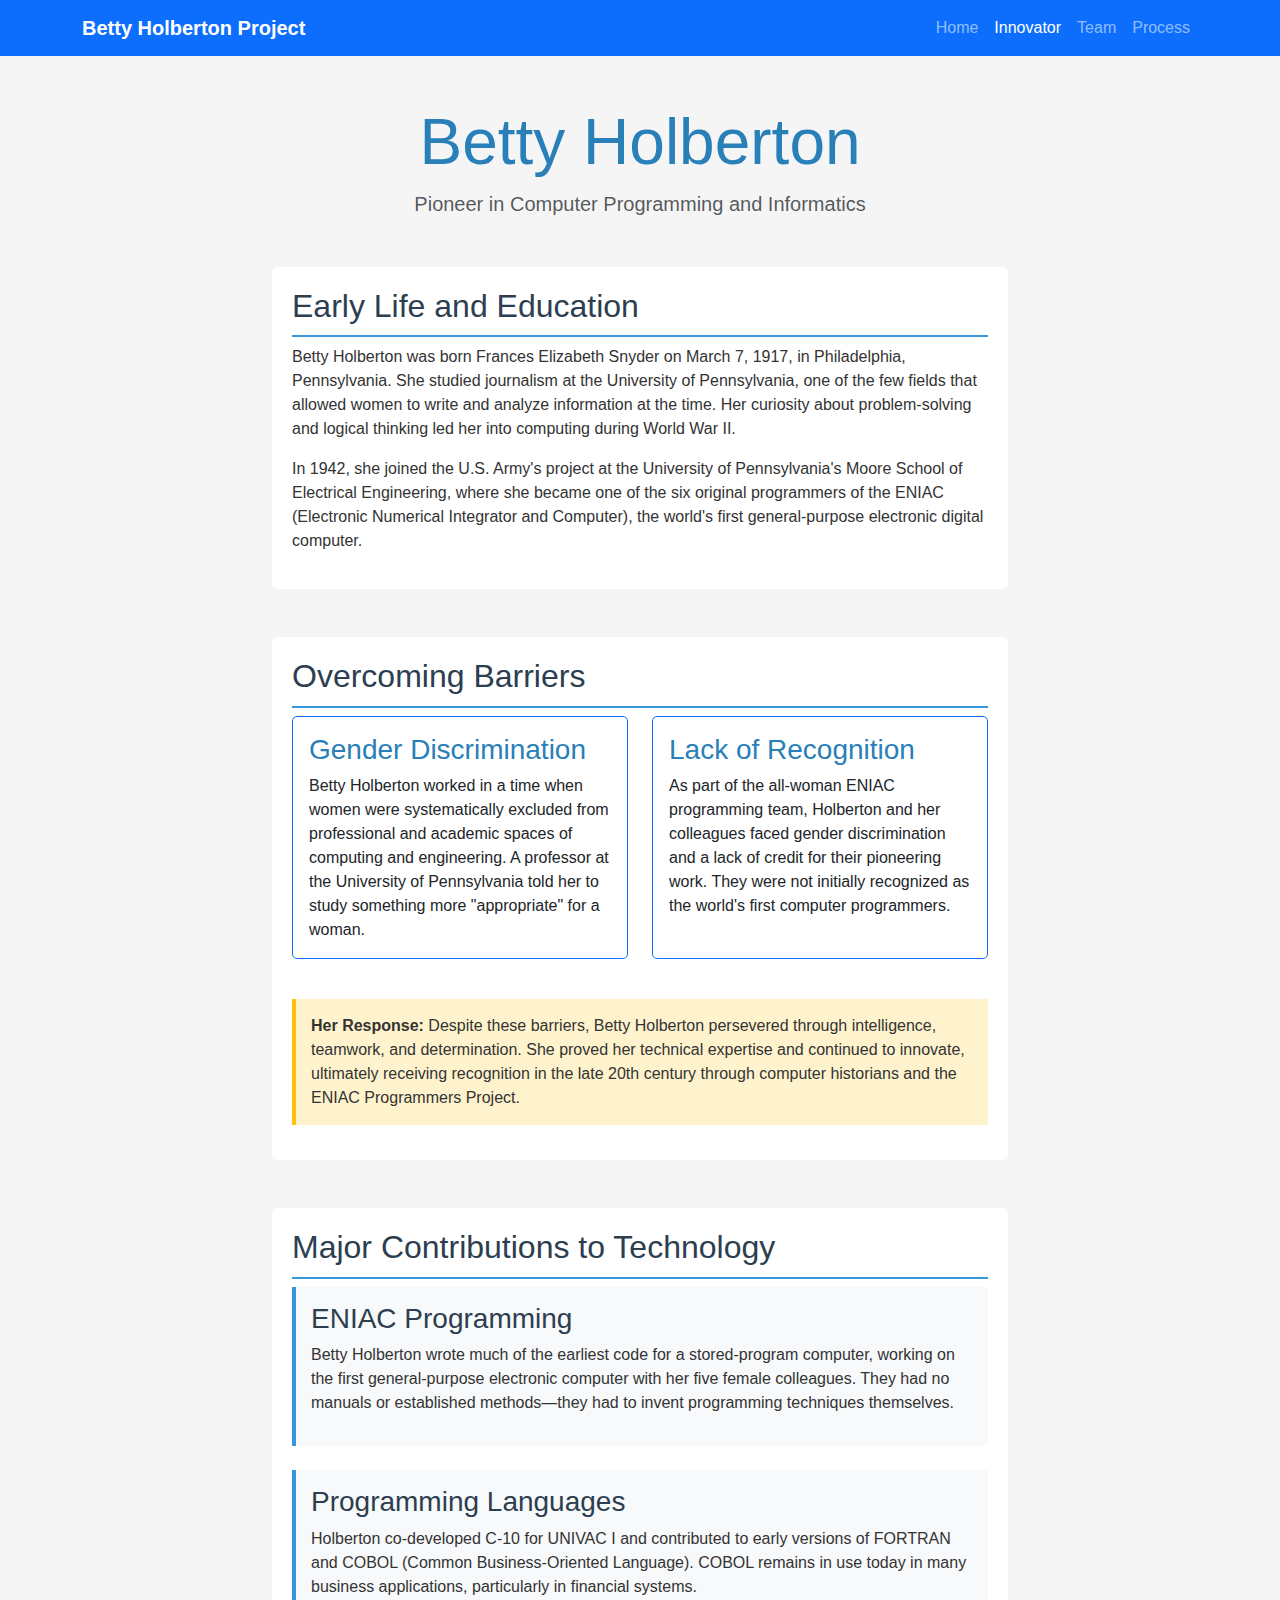
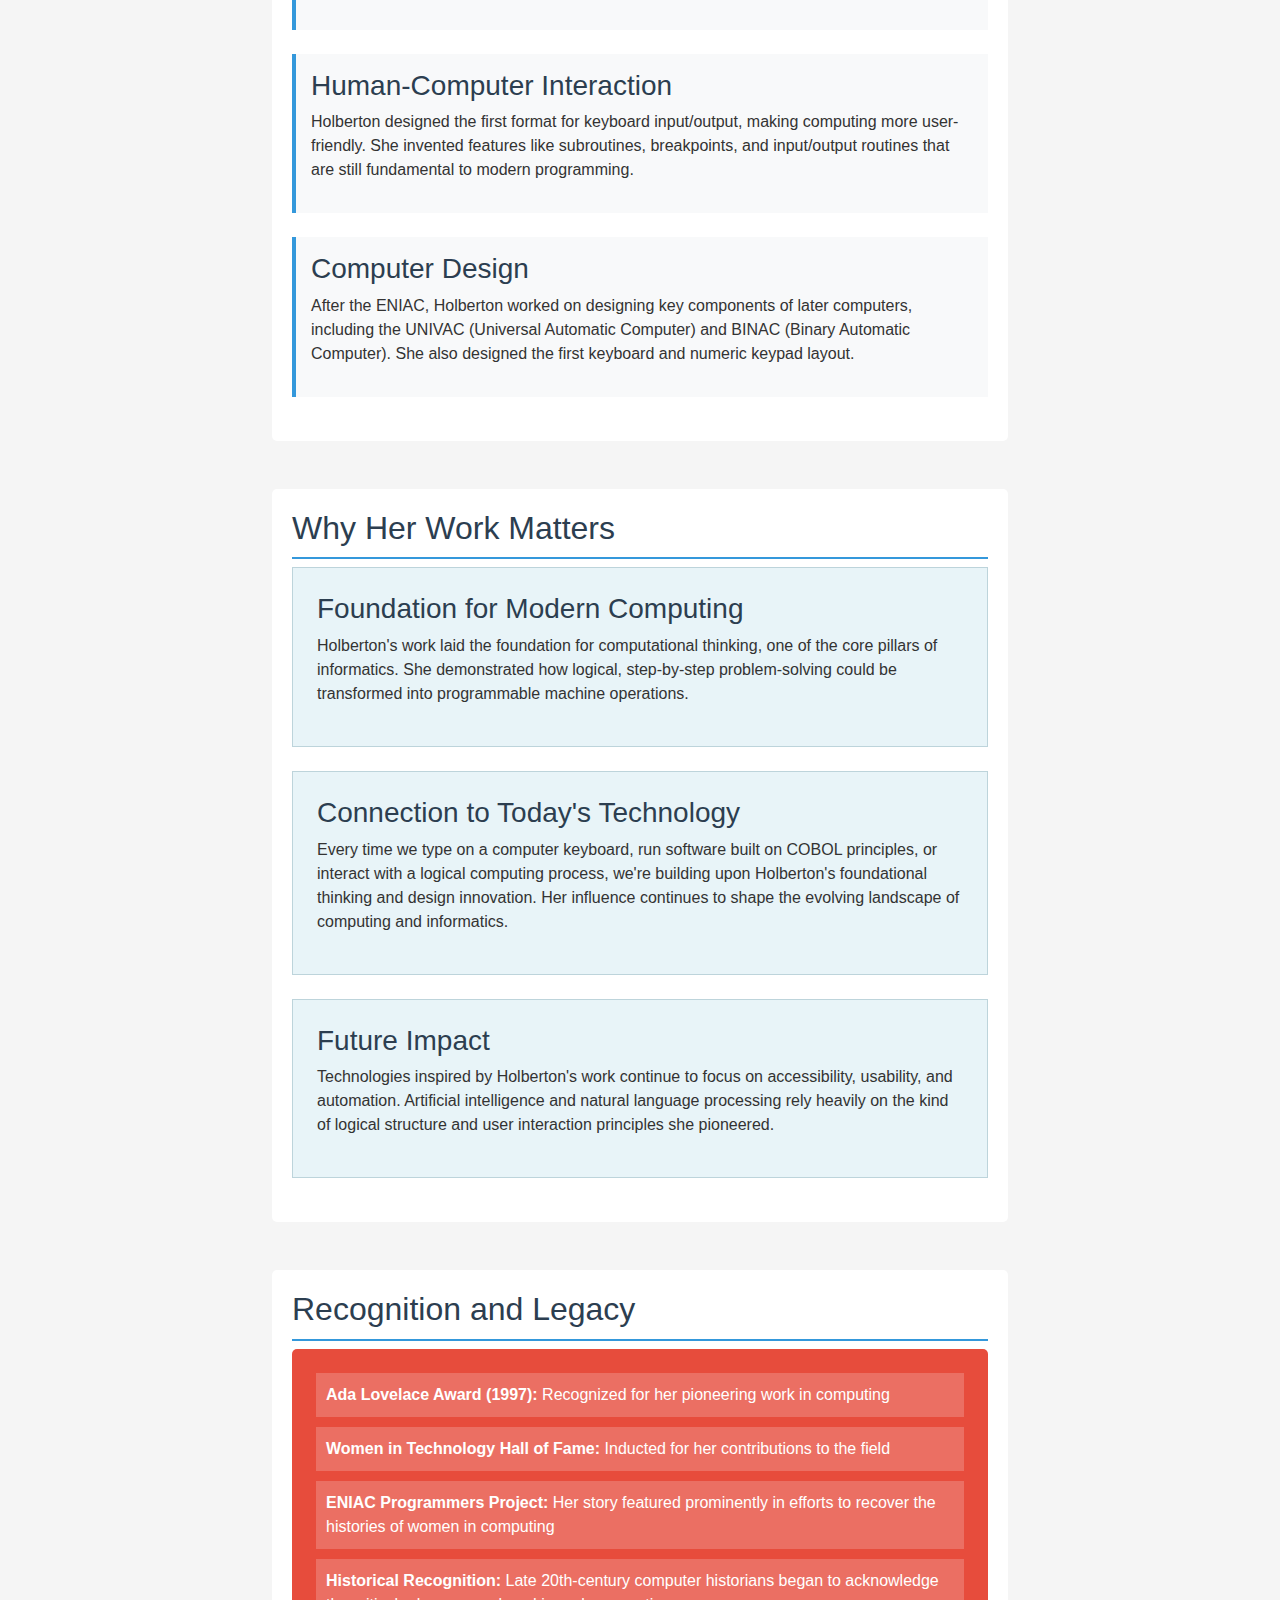
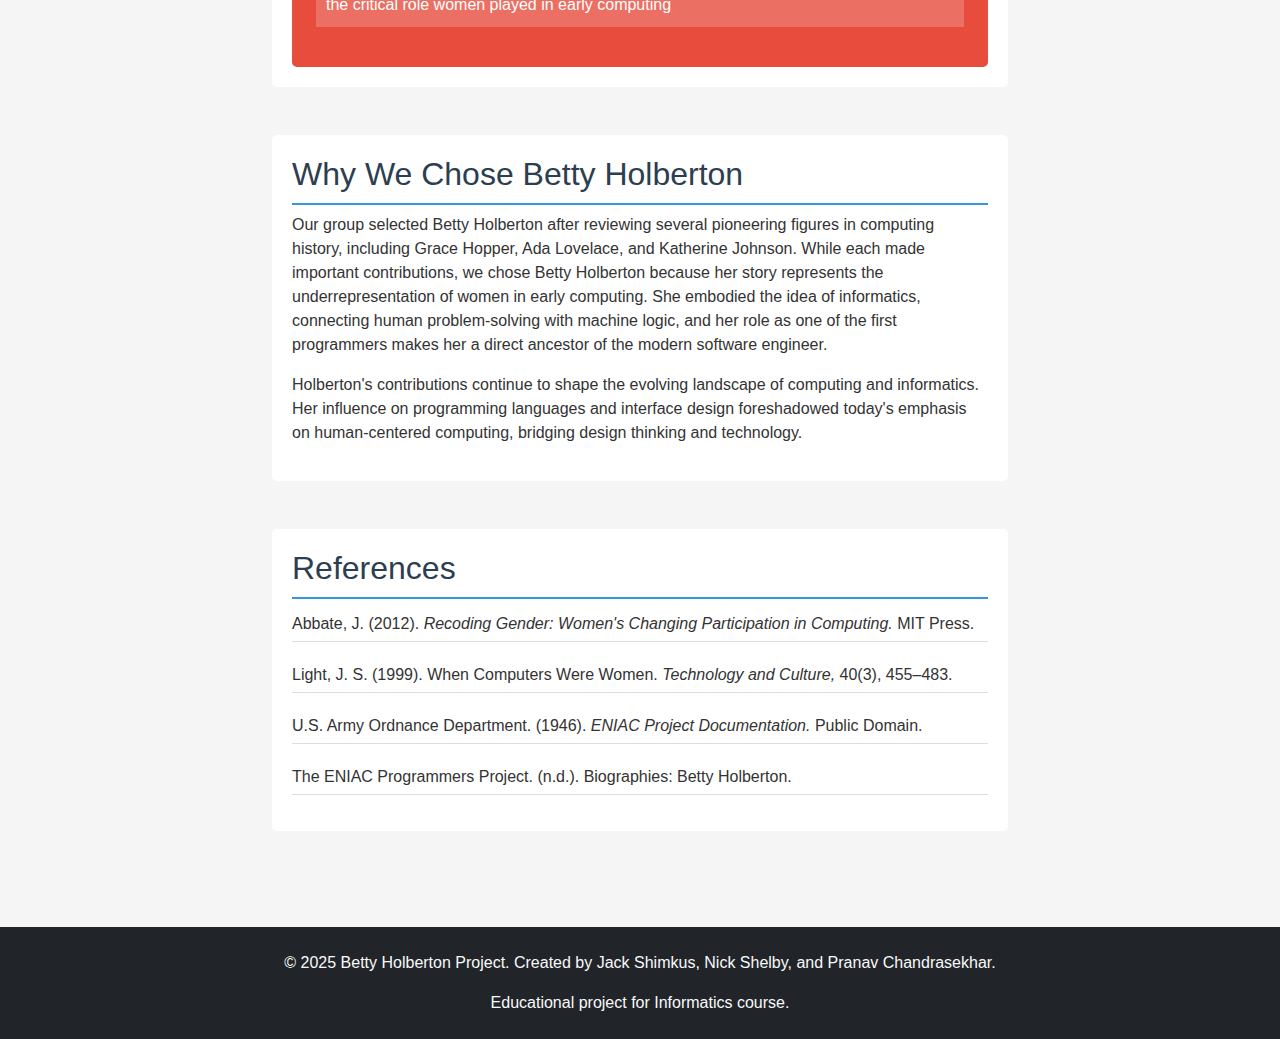
<file: innovator.html>
<!DOCTYPE html>
<html lang="en">
<head>
    <meta charset="UTF-8">
    <meta name="viewport" content="width=device-width, initial-scale=1.0">
    <title>Betty Holberton - The Innovator</title>
    <link href="https://cdn.jsdelivr.net/npm/bootstrap@5.3.0/dist/css/bootstrap.min.css" rel="stylesheet">
    <link rel="stylesheet" href="project.css">
</head>
<body>
    <nav class="navbar navbar-expand-lg navbar-dark bg-primary">
        <div class="container">
            <a class="navbar-brand" href="index.html">Betty Holberton Project</a>
            <button class="navbar-toggler" type="button" data-bs-toggle="collapse" data-bs-target="#navbarNav">
                <span class="navbar-toggler-icon"></span>
            </button>
            <div class="collapse navbar-collapse" id="navbarNav">
                <ul class="navbar-nav ms-auto">
                    <li class="nav-item">
                        <a class="nav-link" href="index.html">Home</a>
                    </li>
                    <li class="nav-item">
                        <a class="nav-link active" href="innovator.html">Innovator</a>
                    </li>
                    <li class="nav-item">
                        <a class="nav-link" href="team.html">Team</a>
                    </li>
                    <li class="nav-item">
                        <a class="nav-link" href="process.html">Process</a>
                    </li>
                </ul>
            </div>
        </div>
    </nav>

    <div class="container my-5">
        <div class="row">
            <div class="col-lg-12">
                <header class="text-center mb-5">
                    <h1 class="display-3">Betty Holberton</h1>
                    <p class="lead text-muted">Pioneer in Computer Programming and Informatics</p>
                </header>
            </div>
        </div>

        <div class="row">
            <div class="col-lg-8 mx-auto">
                <div class="content-section mb-5">
                    <h2>Early Life and Education</h2>
                    <p>
                        Betty Holberton was born Frances Elizabeth Snyder on March 7, 1917, in Philadelphia, Pennsylvania. 
                        She studied journalism at the University of Pennsylvania, one of the few fields that allowed women 
                        to write and analyze information at the time. Her curiosity about problem-solving and logical thinking 
                        led her into computing during World War II.
                    </p>
                    <p>
                        In 1942, she joined the U.S. Army's project at the University of Pennsylvania's Moore School of 
                        Electrical Engineering, where she became one of the six original programmers of the ENIAC (Electronic 
                        Numerical Integrator and Computer), the world's first general-purpose electronic digital computer.
                    </p>
                </div>

                <div class="content-section mb-5">
                    <h2>Overcoming Barriers</h2>
                    <div class="row">
                        <div class="col-md-6 mb-3">
                            <div class="card h-100 border-primary">
                                <div class="card-body">
                                    <h3 class="card-title">Gender Discrimination</h3>
                                    <p class="card-text">
                                        Betty Holberton worked in a time when women were systematically excluded from 
                                        professional and academic spaces of computing and engineering. A professor at the 
                                        University of Pennsylvania told her to study something more "appropriate" for a woman.
                                    </p>
                                </div>
                            </div>
                        </div>
                        <div class="col-md-6 mb-3">
                            <div class="card h-100 border-primary">
                                <div class="card-body">
                                    <h3 class="card-title">Lack of Recognition</h3>
                                    <p class="card-text">
                                        As part of the all-woman ENIAC programming team, Holberton and her colleagues faced 
                                        gender discrimination and a lack of credit for their pioneering work. They were not 
                                        initially recognized as the world's first computer programmers.
                                    </p>
                                </div>
                            </div>
                        </div>
                    </div>
                    <div class="callout-box mt-4">
                        <p class="mb-0">
                            <strong>Her Response:</strong> Despite these barriers, Betty Holberton persevered through intelligence, 
                            teamwork, and determination. She proved her technical expertise and continued to innovate, ultimately 
                            receiving recognition in the late 20th century through computer historians and the ENIAC Programmers Project.
                        </p>
                    </div>
                </div>

                <div class="content-section mb-5">
                    <h2>Major Contributions to Technology</h2>
                    
                    <div class="contribution-card mb-4">
                        <h3>ENIAC Programming</h3>
                        <p>
                            Betty Holberton wrote much of the earliest code for a stored-program computer, working on the 
                            first general-purpose electronic computer with her five female colleagues. They had no manuals or 
                            established methods—they had to invent programming techniques themselves.
                        </p>
                    </div>

                    <div class="contribution-card mb-4">
                        <h3>Programming Languages</h3>
                        <p>
                            Holberton co-developed C-10 for UNIVAC I and contributed to early versions of FORTRAN and COBOL 
                            (Common Business-Oriented Language). COBOL remains in use today in many business applications, 
                            particularly in financial systems.
                        </p>
                    </div>

                    <div class="contribution-card mb-4">
                        <h3>Human-Computer Interaction</h3>
                        <p>
                            Holberton designed the first format for keyboard input/output, making computing more user-friendly. 
                            She invented features like subroutines, breakpoints, and input/output routines that are still 
                            fundamental to modern programming.
                        </p>
                    </div>

                    <div class="contribution-card mb-4">
                        <h3>Computer Design</h3>
                        <p>
                            After the ENIAC, Holberton worked on designing key components of later computers, including the 
                            UNIVAC (Universal Automatic Computer) and BINAC (Binary Automatic Computer). She also designed 
                            the first keyboard and numeric keypad layout.
                        </p>
                    </div>
                </div>

                <div class="content-section mb-5">
                    <h2>Why Her Work Matters</h2>
                    <div class="row">
                        <div class="col-md-12">
                            <div class="impact-box p-4 mb-4">
                                <h3>Foundation for Modern Computing</h3>
                                <p>
                                    Holberton's work laid the foundation for computational thinking, one of the core pillars 
                                    of informatics. She demonstrated how logical, step-by-step problem-solving could be 
                                    transformed into programmable machine operations.
                                </p>
                            </div>
                        </div>
                        <div class="col-md-12">
                            <div class="impact-box p-4 mb-4">
                                <h3>Connection to Today's Technology</h3>
                                <p>
                                    Every time we type on a computer keyboard, run software built on COBOL principles, or 
                                    interact with a logical computing process, we're building upon Holberton's foundational 
                                    thinking and design innovation. Her influence continues to shape the evolving landscape 
                                    of computing and informatics.
                                </p>
                            </div>
                        </div>
                        <div class="col-md-12">
                            <div class="impact-box p-4 mb-4">
                                <h3>Future Impact</h3>
                                <p>
                                    Technologies inspired by Holberton's work continue to focus on accessibility, usability, 
                                    and automation. Artificial intelligence and natural language processing rely heavily on 
                                    the kind of logical structure and user interaction principles she pioneered.
                                </p>
                            </div>
                        </div>
                    </div>
                </div>

                <div class="content-section mb-5">
                    <h2>Recognition and Legacy</h2>
                    <div class="recognition-box p-4">
                        <ul class="recognition-list">
                            <li>
                                <strong>Ada Lovelace Award (1997):</strong> Recognized for her pioneering work in computing
                            </li>
                            <li>
                                <strong>Women in Technology Hall of Fame:</strong> Inducted for her contributions to the field
                            </li>
                            <li>
                                <strong>ENIAC Programmers Project:</strong> Her story featured prominently in efforts to 
                                recover the histories of women in computing
                            </li>
                            <li>
                                <strong>Historical Recognition:</strong> Late 20th-century computer historians began to 
                                acknowledge the critical role women played in early computing
                            </li>
                        </ul>
                    </div>
                </div>

                <div class="content-section mb-5">
                    <h2>Why We Chose Betty Holberton</h2>
                    <p>
                        Our group selected Betty Holberton after reviewing several pioneering figures in computing history, 
                        including Grace Hopper, Ada Lovelace, and Katherine Johnson. While each made important contributions, 
                        we chose Betty Holberton because her story represents the underrepresentation of women in early computing. 
                        She embodied the idea of informatics, connecting human problem-solving with machine logic, and her role 
                        as one of the first programmers makes her a direct ancestor of the modern software engineer.
                    </p>
                    <p>
                        Holberton's contributions continue to shape the evolving landscape of computing and informatics. Her 
                        influence on programming languages and interface design foreshadowed today's emphasis on human-centered 
                        computing, bridging design thinking and technology.
                    </p>
                </div>

                <div class="content-section mb-5">
                    <h2>References</h2>
                    <div class="references-list">
                        <p>Abbate, J. (2012). <em>Recoding Gender: Women's Changing Participation in Computing.</em> MIT Press.</p>
                        <p>Light, J. S. (1999). When Computers Were Women. <em>Technology and Culture,</em> 40(3), 455–483.</p>
                        <p>U.S. Army Ordnance Department. (1946). <em>ENIAC Project Documentation.</em> Public Domain.</p>
                        <p>The ENIAC Programmers Project. (n.d.). Biographies: Betty Holberton.</p>
                    </div>
                </div>
            </div>
        </div>
    </div>

    <footer class="bg-dark text-light py-4 mt-5">
        <div class="container text-center">
            <p>&copy; 2025 Betty Holberton Project. Created by Jack Shimkus, Nick Shelby, and Pranav Chandrasekhar.</p>
            <p class="mb-0">Educational project for Informatics course.</p>
        </div>
    </footer>

    <script src="https://cdn.jsdelivr.net/npm/bootstrap@5.3.0/dist/js/bootstrap.bundle.min.js"></script>
</body>
</html>
</file>
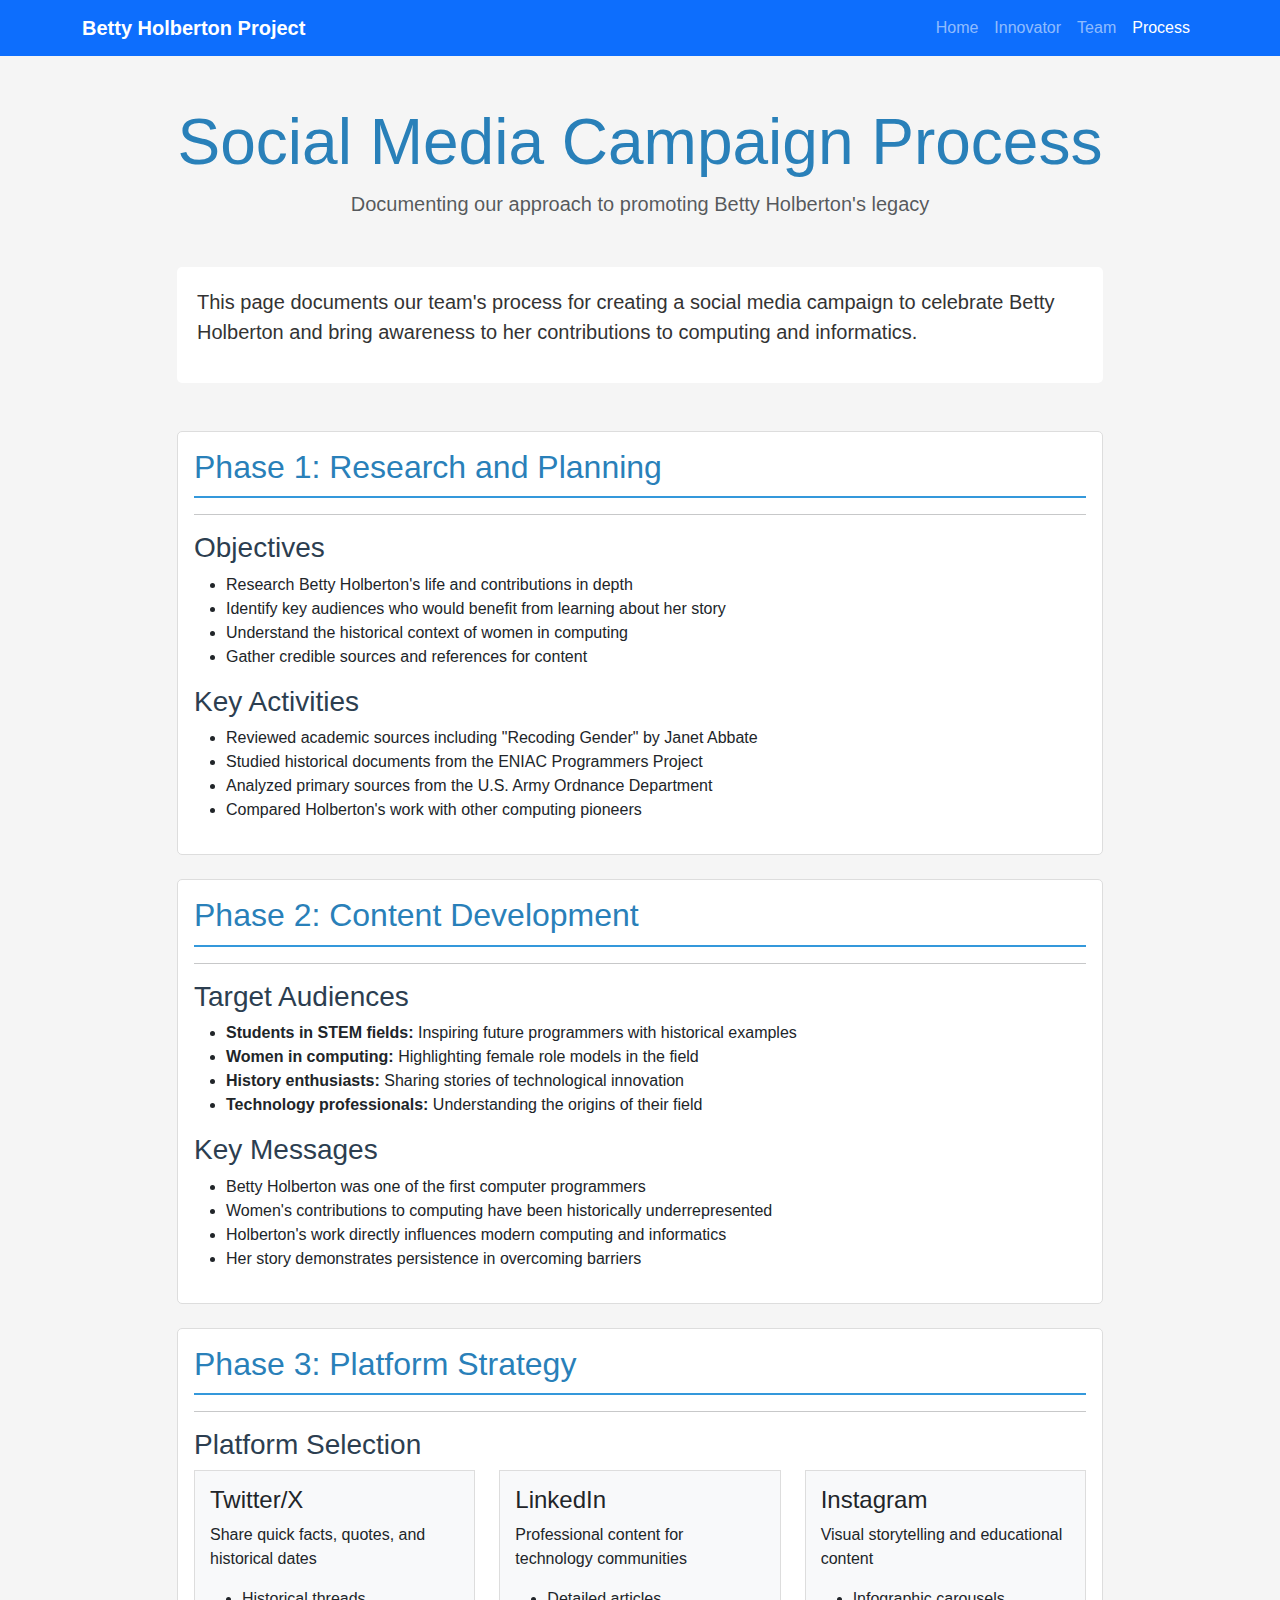
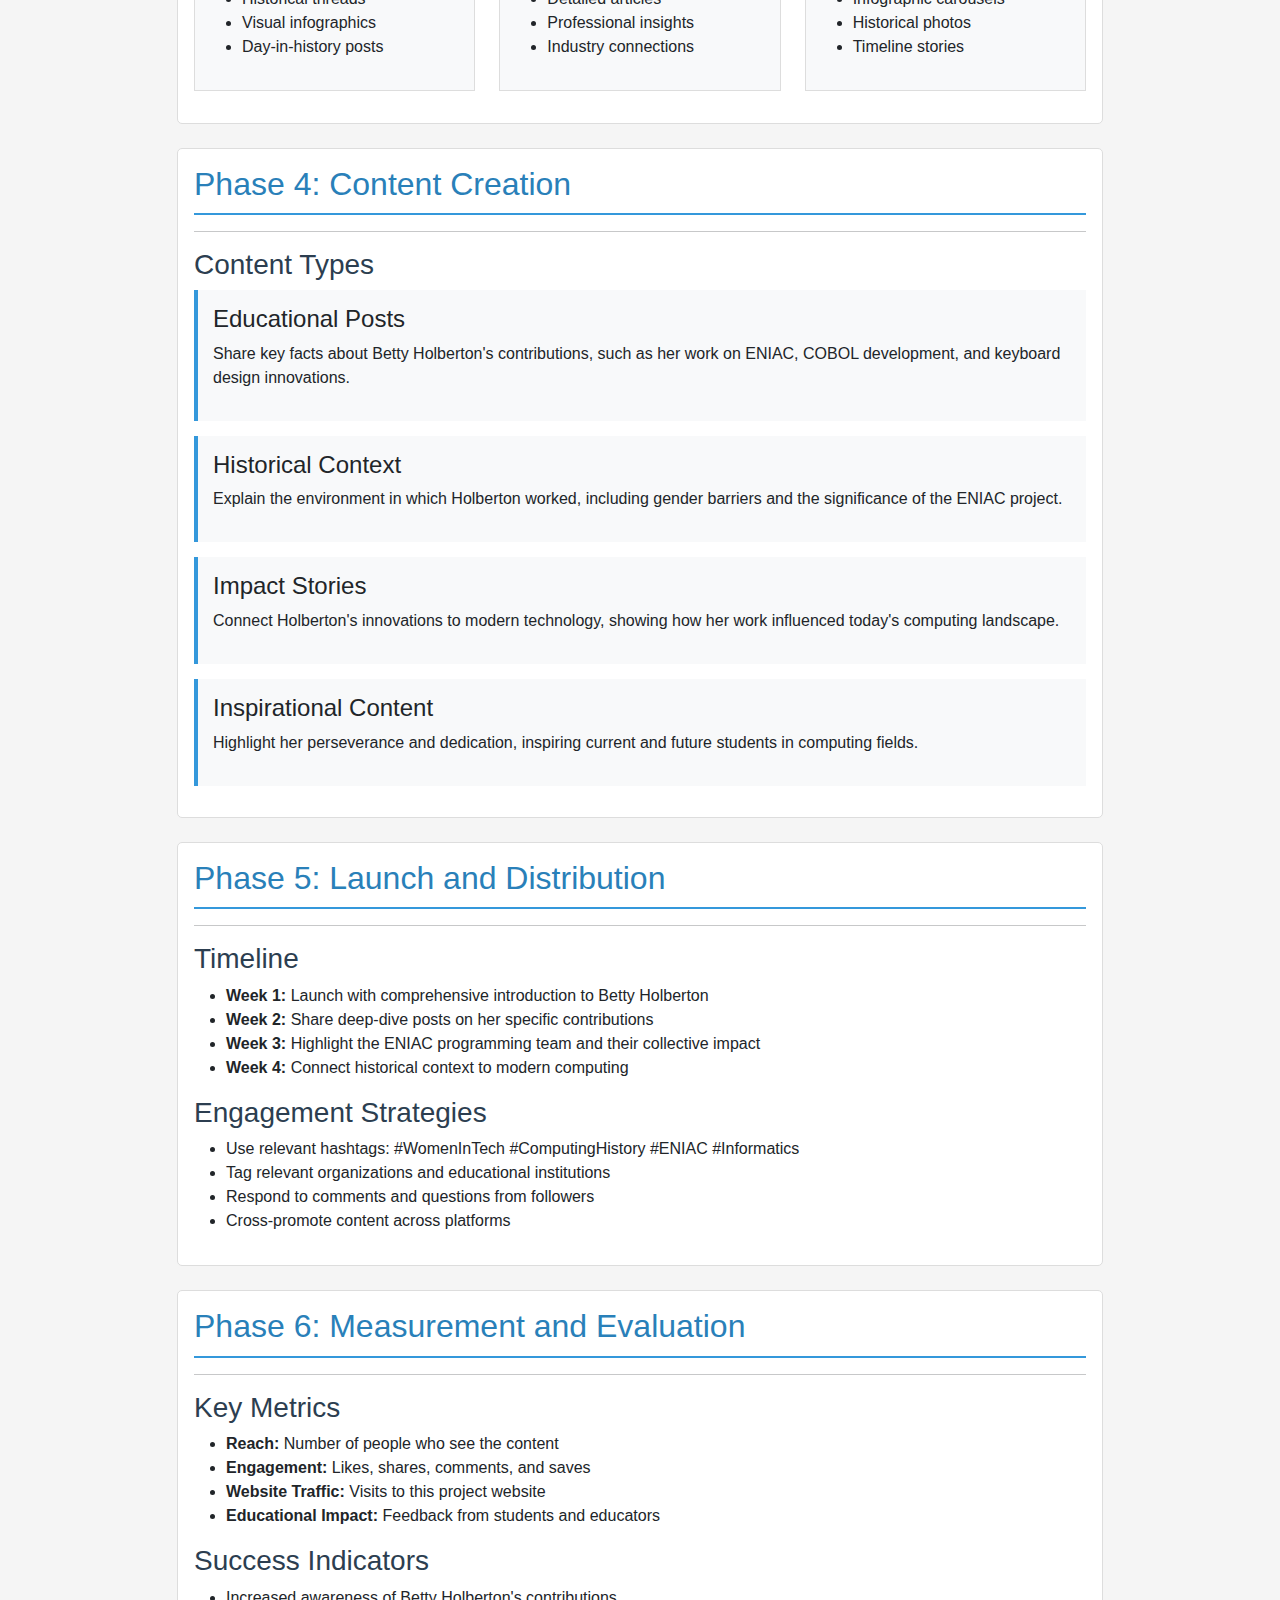
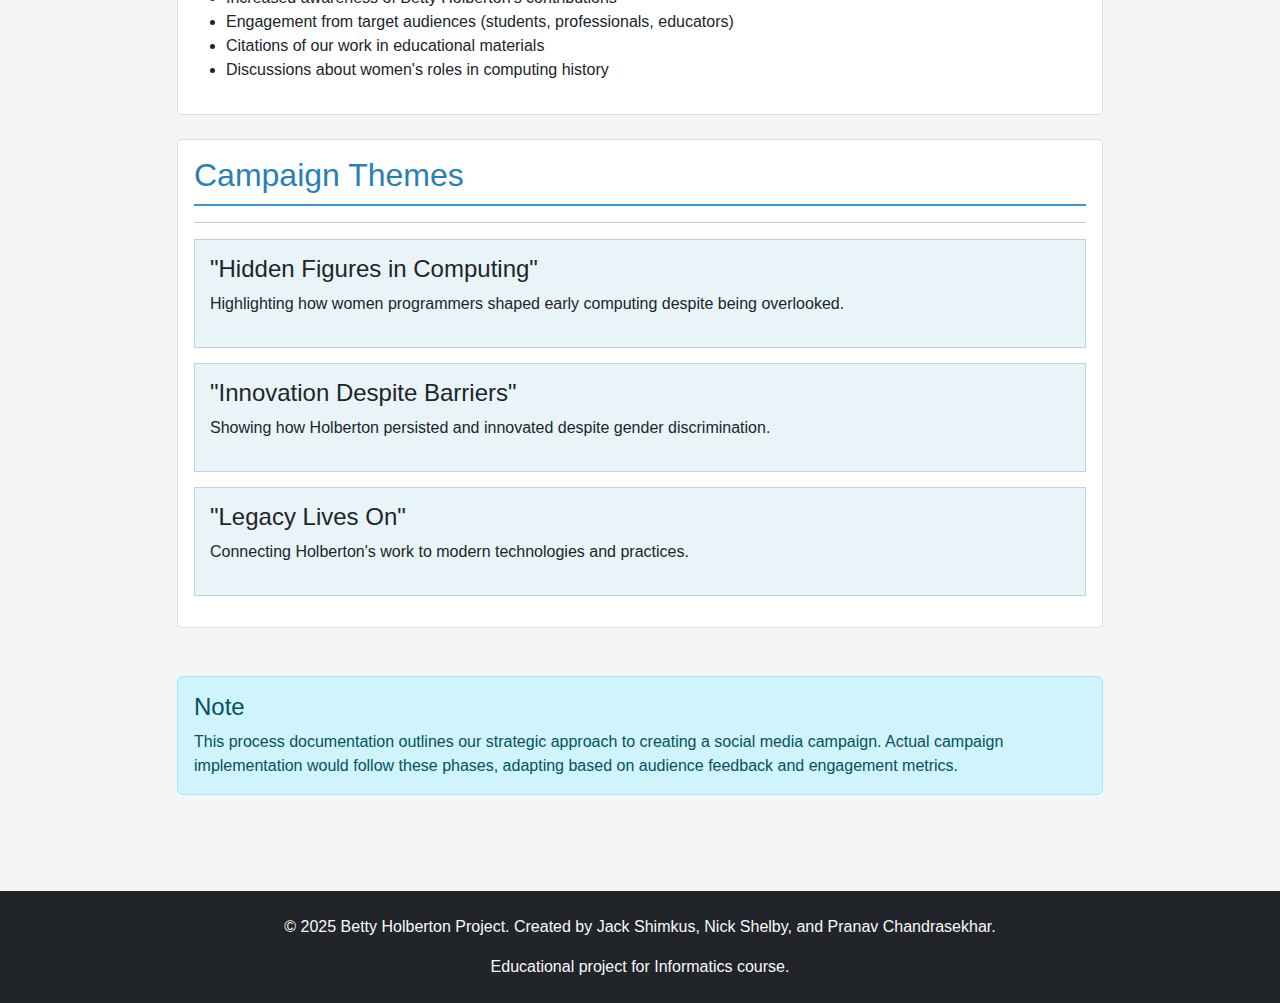
<file: process.html>
<!DOCTYPE html>
<html lang="en">
<head>
    <meta charset="UTF-8">
    <meta name="viewport" content="width=device-width, initial-scale=1.0">
    <title>Social Media Campaign Process - Betty Holberton Project</title>
    <link href="https://cdn.jsdelivr.net/npm/bootstrap@5.3.0/dist/css/bootstrap.min.css" rel="stylesheet">
    <link rel="stylesheet" href="project.css">
</head>
<body>
    <nav class="navbar navbar-expand-lg navbar-dark bg-primary">
        <div class="container">
            <a class="navbar-brand" href="index.html">Betty Holberton Project</a>
            <button class="navbar-toggler" type="button" data-bs-toggle="collapse" data-bs-target="#navbarNav">
                <span class="navbar-toggler-icon"></span>
            </button>
            <div class="collapse navbar-collapse" id="navbarNav">
                <ul class="navbar-nav ms-auto">
                    <li class="nav-item">
                        <a class="nav-link" href="index.html">Home</a>
                    </li>
                    <li class="nav-item">
                        <a class="nav-link" href="innovator.html">Innovator</a>
                    </li>
                    <li class="nav-item">
                        <a class="nav-link" href="team.html">Team</a>
                    </li>
                    <li class="nav-item">
                        <a class="nav-link active" href="process.html">Process</a>
                    </li>
                </ul>
            </div>
        </div>
    </nav>

    <div class="container my-5">
        <div class="row">
            <div class="col-lg-12">
                <header class="text-center mb-5">
                    <h1 class="display-3">Social Media Campaign Process</h1>
                    <p class="lead text-muted">Documenting our approach to promoting Betty Holberton's legacy</p>
                </header>
            </div>
        </div>

        <div class="row">
            <div class="col-lg-10 mx-auto">
                <div class="intro-section mb-5">
                    <p class="lead">
                        This page documents our team's process for creating a social media campaign to celebrate 
                        Betty Holberton and bring awareness to her contributions to computing and informatics.
                    </p>
                </div>

                <div class="process-section mb-5">
                    <div class="card mb-4">
                        <div class="card-body">
                            <h2 class="card-title">Phase 1: Research and Planning</h2>
                            <hr>
                            <h3>Objectives</h3>
                            <ul>
                                <li>Research Betty Holberton's life and contributions in depth</li>
                                <li>Identify key audiences who would benefit from learning about her story</li>
                                <li>Understand the historical context of women in computing</li>
                                <li>Gather credible sources and references for content</li>
                            </ul>
                            <h3>Key Activities</h3>
                            <ul>
                                <li>Reviewed academic sources including "Recoding Gender" by Janet Abbate</li>
                                <li>Studied historical documents from the ENIAC Programmers Project</li>
                                <li>Analyzed primary sources from the U.S. Army Ordnance Department</li>
                                <li>Compared Holberton's work with other computing pioneers</li>
                            </ul>
                        </div>
                    </div>

                    <div class="card mb-4">
                        <div class="card-body">
                            <h2 class="card-title">Phase 2: Content Development</h2>
                            <hr>
                            <h3>Target Audiences</h3>
                            <ul>
                                <li><strong>Students in STEM fields:</strong> Inspiring future programmers with historical examples</li>
                                <li><strong>Women in computing:</strong> Highlighting female role models in the field</li>
                                <li><strong>History enthusiasts:</strong> Sharing stories of technological innovation</li>
                                <li><strong>Technology professionals:</strong> Understanding the origins of their field</li>
                            </ul>
                            <h3>Key Messages</h3>
                            <ul>
                                <li>Betty Holberton was one of the first computer programmers</li>
                                <li>Women's contributions to computing have been historically underrepresented</li>
                                <li>Holberton's work directly influences modern computing and informatics</li>
                                <li>Her story demonstrates persistence in overcoming barriers</li>
                            </ul>
                        </div>
                    </div>

                    <div class="card mb-4">
                        <div class="card-body">
                            <h2 class="card-title">Phase 3: Platform Strategy</h2>
                            <hr>
                            <h3>Platform Selection</h3>
                            <div class="row">
                                <div class="col-md-4 mb-3">
                                    <div class="platform-box">
                                        <h4>Twitter/X</h4>
                                        <p>Share quick facts, quotes, and historical dates</p>
                                        <ul>
                                            <li>Historical threads</li>
                                            <li>Visual infographics</li>
                                            <li>Day-in-history posts</li>
                                        </ul>
                                    </div>
                                </div>
                                <div class="col-md-4 mb-3">
                                    <div class="platform-box">
                                        <h4>LinkedIn</h4>
                                        <p>Professional content for technology communities</p>
                                        <ul>
                                            <li>Detailed articles</li>
                                            <li>Professional insights</li>
                                            <li>Industry connections</li>
                                        </ul>
                                    </div>
                                </div>
                                <div class="col-md-4 mb-3">
                                    <div class="platform-box">
                                        <h4>Instagram</h4>
                                        <p>Visual storytelling and educational content</p>
                                        <ul>
                                            <li>Infographic carousels</li>
                                            <li>Historical photos</li>
                                            <li>Timeline stories</li>
                                        </ul>
                                    </div>
                                </div>
                            </div>
                        </div>
                    </div>

                    <div class="card mb-4">
                        <div class="card-body">
                            <h2 class="card-title">Phase 4: Content Creation</h2>
                            <hr>
                            <h3>Content Types</h3>
                            <div class="content-types">
                                <div class="content-item">
                                    <h4>Educational Posts</h4>
                                    <p>
                                        Share key facts about Betty Holberton's contributions, such as her work on ENIAC, 
                                        COBOL development, and keyboard design innovations.
                                    </p>
                                </div>
                                <div class="content-item">
                                    <h4>Historical Context</h4>
                                    <p>
                                        Explain the environment in which Holberton worked, including gender barriers and 
                                        the significance of the ENIAC project.
                                    </p>
                                </div>
                                <div class="content-item">
                                    <h4>Impact Stories</h4>
                                    <p>
                                        Connect Holberton's innovations to modern technology, showing how her work 
                                        influenced today's computing landscape.
                                    </p>
                                </div>
                                <div class="content-item">
                                    <h4>Inspirational Content</h4>
                                    <p>
                                        Highlight her perseverance and dedication, inspiring current and future students 
                                        in computing fields.
                                    </p>
                                </div>
                            </div>
                        </div>
                    </div>

                    <div class="card mb-4">
                        <div class="card-body">
                            <h2 class="card-title">Phase 5: Launch and Distribution</h2>
                            <hr>
                            <h3>Timeline</h3>
                            <ul>
                                <li><strong>Week 1:</strong> Launch with comprehensive introduction to Betty Holberton</li>
                                <li><strong>Week 2:</strong> Share deep-dive posts on her specific contributions</li>
                                <li><strong>Week 3:</strong> Highlight the ENIAC programming team and their collective impact</li>
                                <li><strong>Week 4:</strong> Connect historical context to modern computing</li>
                            </ul>
                            <h3>Engagement Strategies</h3>
                            <ul>
                                <li>Use relevant hashtags: #WomenInTech #ComputingHistory #ENIAC #Informatics</li>
                                <li>Tag relevant organizations and educational institutions</li>
                                <li>Respond to comments and questions from followers</li>
                                <li>Cross-promote content across platforms</li>
                            </ul>
                        </div>
                    </div>

                    <div class="card mb-4">
                        <div class="card-body">
                            <h2 class="card-title">Phase 6: Measurement and Evaluation</h2>
                            <hr>
                            <h3>Key Metrics</h3>
                            <ul>
                                <li><strong>Reach:</strong> Number of people who see the content</li>
                                <li><strong>Engagement:</strong> Likes, shares, comments, and saves</li>
                                <li><strong>Website Traffic:</strong> Visits to this project website</li>
                                <li><strong>Educational Impact:</strong> Feedback from students and educators</li>
                            </ul>
                            <h3>Success Indicators</h3>
                            <ul>
                                <li>Increased awareness of Betty Holberton's contributions</li>
                                <li>Engagement from target audiences (students, professionals, educators)</li>
                                <li>Citations of our work in educational materials</li>
                                <li>Discussions about women's roles in computing history</li>
                            </ul>
                        </div>
                    </div>

                    <div class="card mb-4">
                        <div class="card-body">
                            <h2 class="card-title">Campaign Themes</h2>
                            <hr>
                            <div class="theme-boxes">
                                <div class="theme-box">
                                    <h4>"Hidden Figures in Computing"</h4>
                                    <p>Highlighting how women programmers shaped early computing despite being overlooked.</p>
                                </div>
                                <div class="theme-box">
                                    <h4>"Innovation Despite Barriers"</h4>
                                    <p>Showing how Holberton persisted and innovated despite gender discrimination.</p>
                                </div>
                                <div class="theme-box">
                                    <h4>"Legacy Lives On"</h4>
                                    <p>Connecting Holberton's work to modern technologies and practices.</p>
                                </div>
                            </div>
                        </div>
                    </div>

                    <div class="alert alert-info mt-5">
                        <h4 class="alert-heading">Note</h4>
                        <p class="mb-0">
                            This process documentation outlines our strategic approach to creating a social media campaign. 
                            Actual campaign implementation would follow these phases, adapting based on audience feedback 
                            and engagement metrics.
                        </p>
                    </div>
                </div>
            </div>
        </div>
    </div>

    <footer class="bg-dark text-light py-4 mt-5">
        <div class="container text-center">
            <p>&copy; 2025 Betty Holberton Project. Created by Jack Shimkus, Nick Shelby, and Pranav Chandrasekhar.</p>
            <p class="mb-0">Educational project for Informatics course.</p>
        </div>
    </footer>

    <script src="https://cdn.jsdelivr.net/npm/bootstrap@5.3.0/dist/js/bootstrap.bundle.min.js"></script>
</body>
</html>
</file>
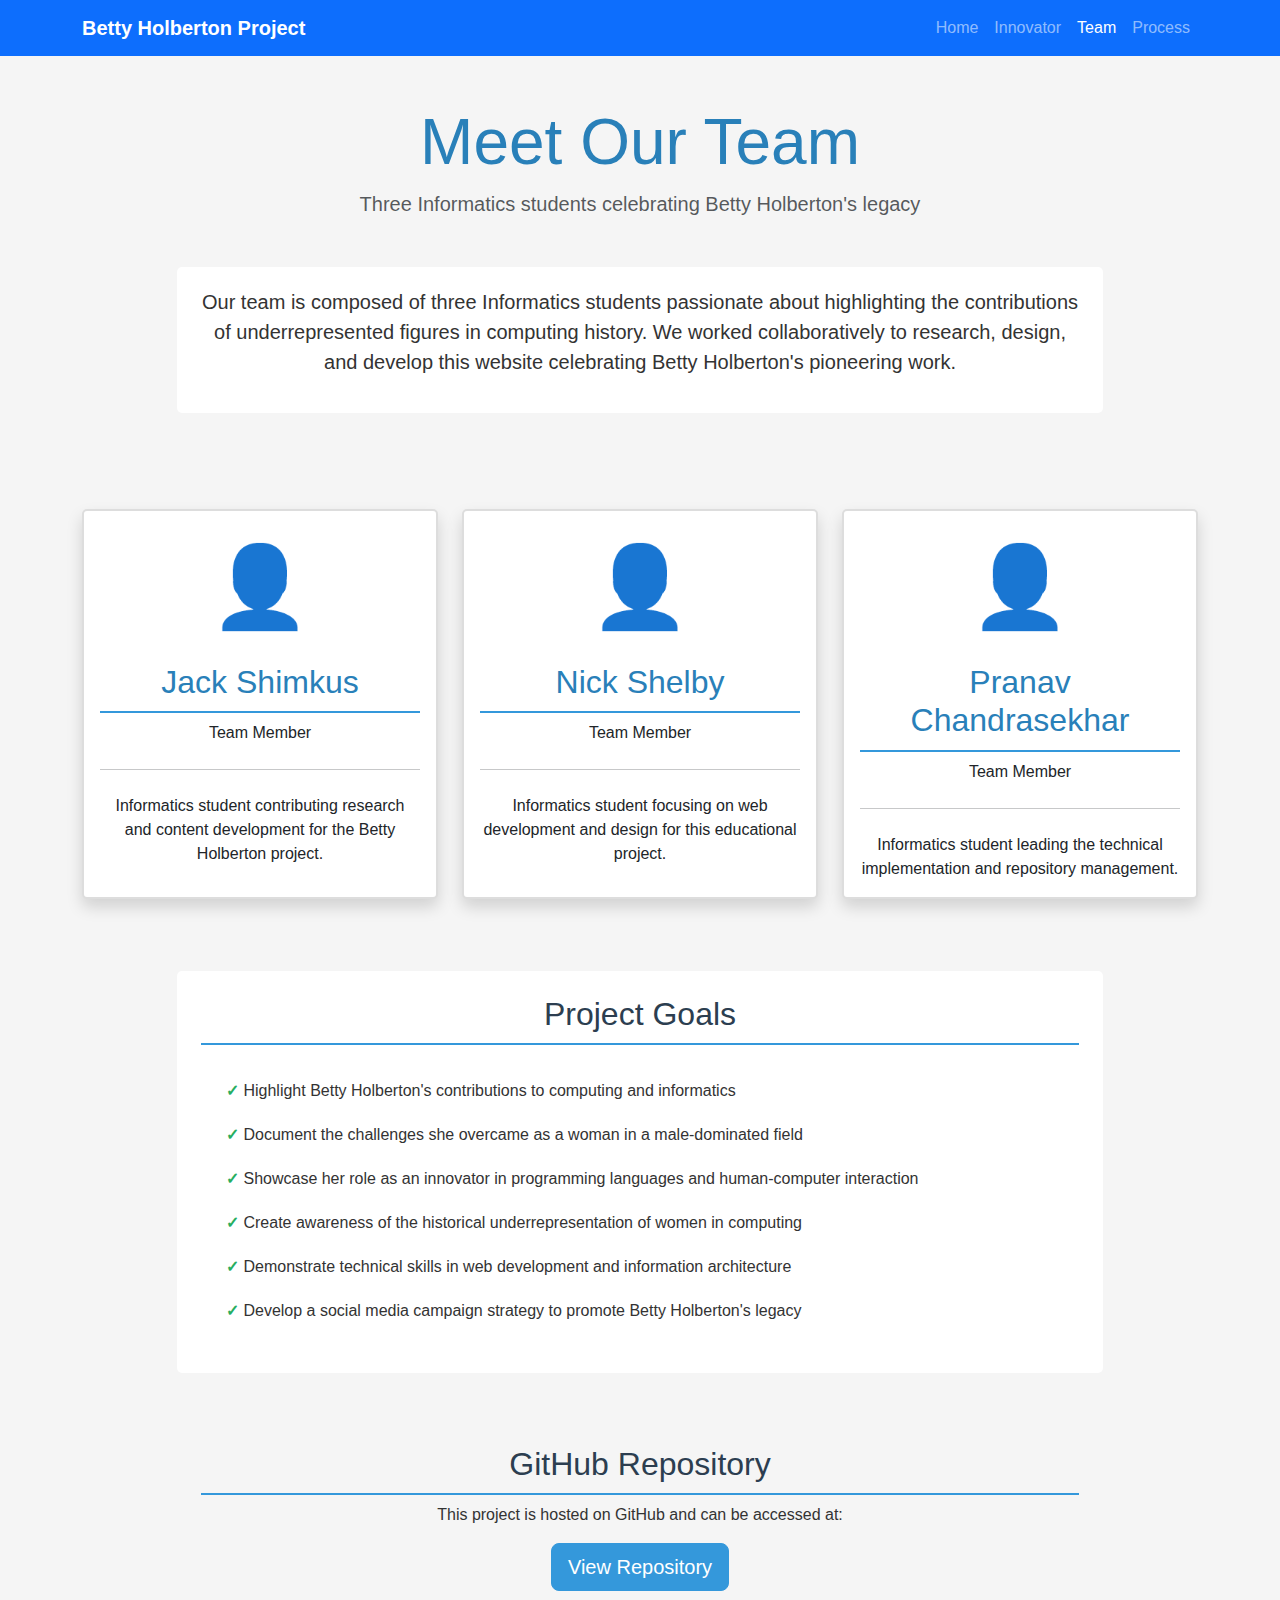
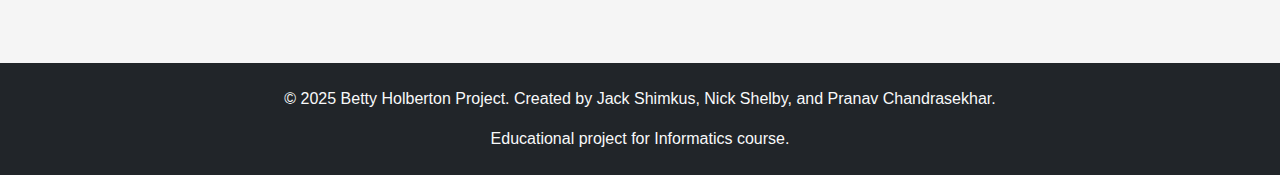
<file: team.html>
<!DOCTYPE html>
<html lang="en">
<head>
    <meta charset="UTF-8">
    <meta name="viewport" content="width=device-width, initial-scale=1.0">
    <title>Our Team - Betty Holberton Project</title>
    <link href="https://cdn.jsdelivr.net/npm/bootstrap@5.3.0/dist/css/bootstrap.min.css" rel="stylesheet">
    <link rel="stylesheet" href="project.css">
</head>
<body>
    <nav class="navbar navbar-expand-lg navbar-dark bg-primary">
        <div class="container">
            <a class="navbar-brand" href="index.html">Betty Holberton Project</a>
            <button class="navbar-toggler" type="button" data-bs-toggle="collapse" data-bs-target="#navbarNav">
                <span class="navbar-toggler-icon"></span>
            </button>
            <div class="collapse navbar-collapse" id="navbarNav">
                <ul class="navbar-nav ms-auto">
                    <li class="nav-item">
                        <a class="nav-link" href="index.html">Home</a>
                    </li>
                    <li class="nav-item">
                        <a class="nav-link" href="innovator.html">Innovator</a>
                    </li>
                    <li class="nav-item">
                        <a class="nav-link active" href="team.html">Team</a>
                    </li>
                    <li class="nav-item">
                        <a class="nav-link" href="process.html">Process</a>
                    </li>
                </ul>
            </div>
        </div>
    </nav>

    <div class="container my-5">
        <div class="row">
            <div class="col-lg-12">
                <header class="text-center mb-5">
                    <h1 class="display-3">Meet Our Team</h1>
                    <p class="lead text-muted">Three Informatics students celebrating Betty Holberton's legacy</p>
                </header>
            </div>
        </div>

        <div class="row">
            <div class="col-lg-10 mx-auto">
                <div class="team-intro mb-5">
                    <p class="text-center lead">
                        Our team is composed of three Informatics students passionate about highlighting the contributions 
                        of underrepresented figures in computing history. We worked collaboratively to research, design, 
                        and develop this website celebrating Betty Holberton's pioneering work.
                    </p>
                </div>
            </div>
        </div>

        <div class="row mt-5">
            <div class="col-md-4 mb-4">
                <div class="card team-card h-100 shadow">
                    <div class="card-body text-center">
                        <div class="team-member-icon mb-3">
                            <span class="display-1">👤</span>
                        </div>
                        <h2 class="card-title">Jack Shimkus</h2>
                        <p class="card-text team-role">Team Member</p>
                        <hr class="my-4">
                        <p class="card-text">
                            Informatics student contributing research and content development for the Betty Holberton project.
                        </p>
                    </div>
                </div>
            </div>

            <div class="col-md-4 mb-4">
                <div class="card team-card h-100 shadow">
                    <div class="card-body text-center">
                        <div class="team-member-icon mb-3">
                            <span class="display-1">👤</span>
                        </div>
                        <h2 class="card-title">Nick Shelby</h2>
                        <p class="card-text team-role">Team Member</p>
                        <hr class="my-4">
                        <p class="card-text">
                            Informatics student focusing on web development and design for this educational project.
                        </p>
                    </div>
                </div>
            </div>

            <div class="col-md-4 mb-4">
                <div class="card team-card h-100 shadow">
                    <div class="card-body text-center">
                        <div class="team-member-icon mb-3">
                            <span class="display-1">👤</span>
                        </div>
                        <h2 class="card-title">Pranav Chandrasekhar</h2>
                        <p class="card-text team-role">Team Member</p>
                        <hr class="my-4">
                        <p class="card-text">
                            Informatics student leading the technical implementation and repository management.
                        </p>
                    </div>
                </div>
            </div>
        </div>

        <div class="row mt-5">
            <div class="col-lg-10 mx-auto">
                <div class="project-goals p-4">
                    <h2 class="text-center mb-4">Project Goals</h2>
                    <ul class="goals-list">
                        <li>Highlight Betty Holberton's contributions to computing and informatics</li>
                        <li>Document the challenges she overcame as a woman in a male-dominated field</li>
                        <li>Showcase her role as an innovator in programming languages and human-computer interaction</li>
                        <li>Create awareness of the historical underrepresentation of women in computing</li>
                        <li>Demonstrate technical skills in web development and information architecture</li>
                        <li>Develop a social media campaign strategy to promote Betty Holberton's legacy</li>
                    </ul>
                </div>
            </div>
        </div>

        <div class="row mt-5">
            <div class="col-lg-10 mx-auto">
                <div class="contact-section text-center p-4">
                    <h2>GitHub Repository</h2>
                    <p>
                        This project is hosted on GitHub and can be accessed at:
                    </p>
                    <a href="https://github.com/Pranavc05/Betty-Holberton.git" 
                       class="btn btn-primary btn-lg" 
                       target="_blank" 
                       rel="noopener noreferrer">
                        View Repository
                    </a>
                </div>
            </div>
        </div>
    </div>

    <footer class="bg-dark text-light py-4 mt-5">
        <div class="container text-center">
            <p>&copy; 2025 Betty Holberton Project. Created by Jack Shimkus, Nick Shelby, and Pranav Chandrasekhar.</p>
            <p class="mb-0">Educational project for Informatics course.</p>
        </div>
    </footer>

    <script src="https://cdn.jsdelivr.net/npm/bootstrap@5.3.0/dist/js/bootstrap.bundle.min.js"></script>
</body>
</html>
</file>
<file: project.css>
/* Betty Holberton Project - Shared CSS Stylesheet */

/* Basic Global Styles */
body {
    font-family: Arial, sans-serif;
    line-height: 1.5;
    color: #333;
    background-color: #f5f5f5;
}

/* Headings */
h1, h2, h3 {
    color: #2c3e50;
}

h2 {
    border-bottom: 2px solid #3498db;
    padding-bottom: 10px;
}

/* Navigation */
.navbar-brand {
    font-size: 1.25rem;
    font-weight: bold;
}

/* Header */
header h1 {
    color: #2980b9;
}

header p {
    color: #666;
}

/* Images */
img {
    max-width: 100%;
    height: auto;
}

/* Intro Text */
.intro-text {
    background-color: white;
    padding: 20px;
    border-radius: 5px;
}

/* Cards */
.card {
    border: 1px solid #ddd;
    border-radius: 5px;
}

.card-title {
    color: #2980b9;
}

/* Highlight Box */
.highlight-box {
    background-color: #3498db;
    color: white;
    border-radius: 5px;
    padding: 20px;
}

.highlight-box h3 {
    color: white;
}

.fact-list {
    list-style: none;
    padding: 0;
}

.fact-list li {
    padding: 10px 0;
}

/* Content Sections */
.content-section {
    background-color: white;
    padding: 20px;
    border-radius: 5px;
    margin-bottom: 20px;
}

/* Contribution Cards */
.contribution-card {
    background-color: #f8f9fa;
    border-left: 4px solid #3498db;
    padding: 15px;
    margin-bottom: 15px;
}

/* Callout Box */
.callout-box {
    background-color: #fff3cd;
    border-left: 4px solid #ffc107;
    padding: 15px;
    margin: 15px 0;
}

/* Impact Boxes */
.impact-box {
    background-color: #e8f4f8;
    border: 1px solid #bdd4db;
    padding: 20px;
    margin-bottom: 15px;
}

/* Recognition Box */
.recognition-box {
    background-color: #e74c3c;
    color: white;
    padding: 20px;
    border-radius: 5px;
}

.recognition-list {
    list-style: none;
    padding: 0;
}

.recognition-list li {
    padding: 10px;
    margin-bottom: 10px;
    background-color: rgba(255,255,255,0.2);
}

/* References */
.references-list p {
    padding: 5px 0;
    border-bottom: 1px solid #ddd;
}

/* Team Page */
.team-intro {
    background-color: white;
    padding: 20px;
    border-radius: 5px;
}

.team-card {
    border: 2px solid #ddd;
}

.team-member-icon {
    font-size: 80px;
}

.mission-section {
    background-color: #667eea;
    color: white;
    padding: 20px;
    border-radius: 5px;
}

.mission-section h2 {
    color: white;
    border-bottom: 2px solid white;
}

.mission-item {
    padding: 15px;
}

.mission-item h3 {
    color: #ffc107;
}

.project-goals {
    background-color: white;
    padding: 20px;
    border-radius: 5px;
}

.goals-list {
    list-style: none;
    padding: 0;
}

.goals-list li {
    padding: 10px 0;
    padding-left: 25px;
}

.goals-list li:before {
    content: "✓  ";
    color: #27ae60;
    font-weight: bold;
}

/* Process Page */
.intro-section {
    background-color: white;
    padding: 20px;
    border-radius: 5px;
}

.platform-box {
    background-color: #f8f9fa;
    padding: 15px;
    border: 1px solid #ddd;
}

.content-item {
    background-color: #f8f9fa;
    padding: 15px;
    margin-bottom: 15px;
    border-left: 4px solid #3498db;
}

.theme-box {
    background-color: #e8f4f8;
    padding: 15px;
    margin-bottom: 15px;
    border: 1px solid #bdd4db;
}

/* Buttons */
.btn-primary {
    background-color: #3498db;
    border-color: #3498db;
}

.btn-primary:hover {
    background-color: #2980b9;
}

/* Footer */
footer {
    background-color: #2c3e50;
    color: white;
    padding: 20px 0;
}
</file>
